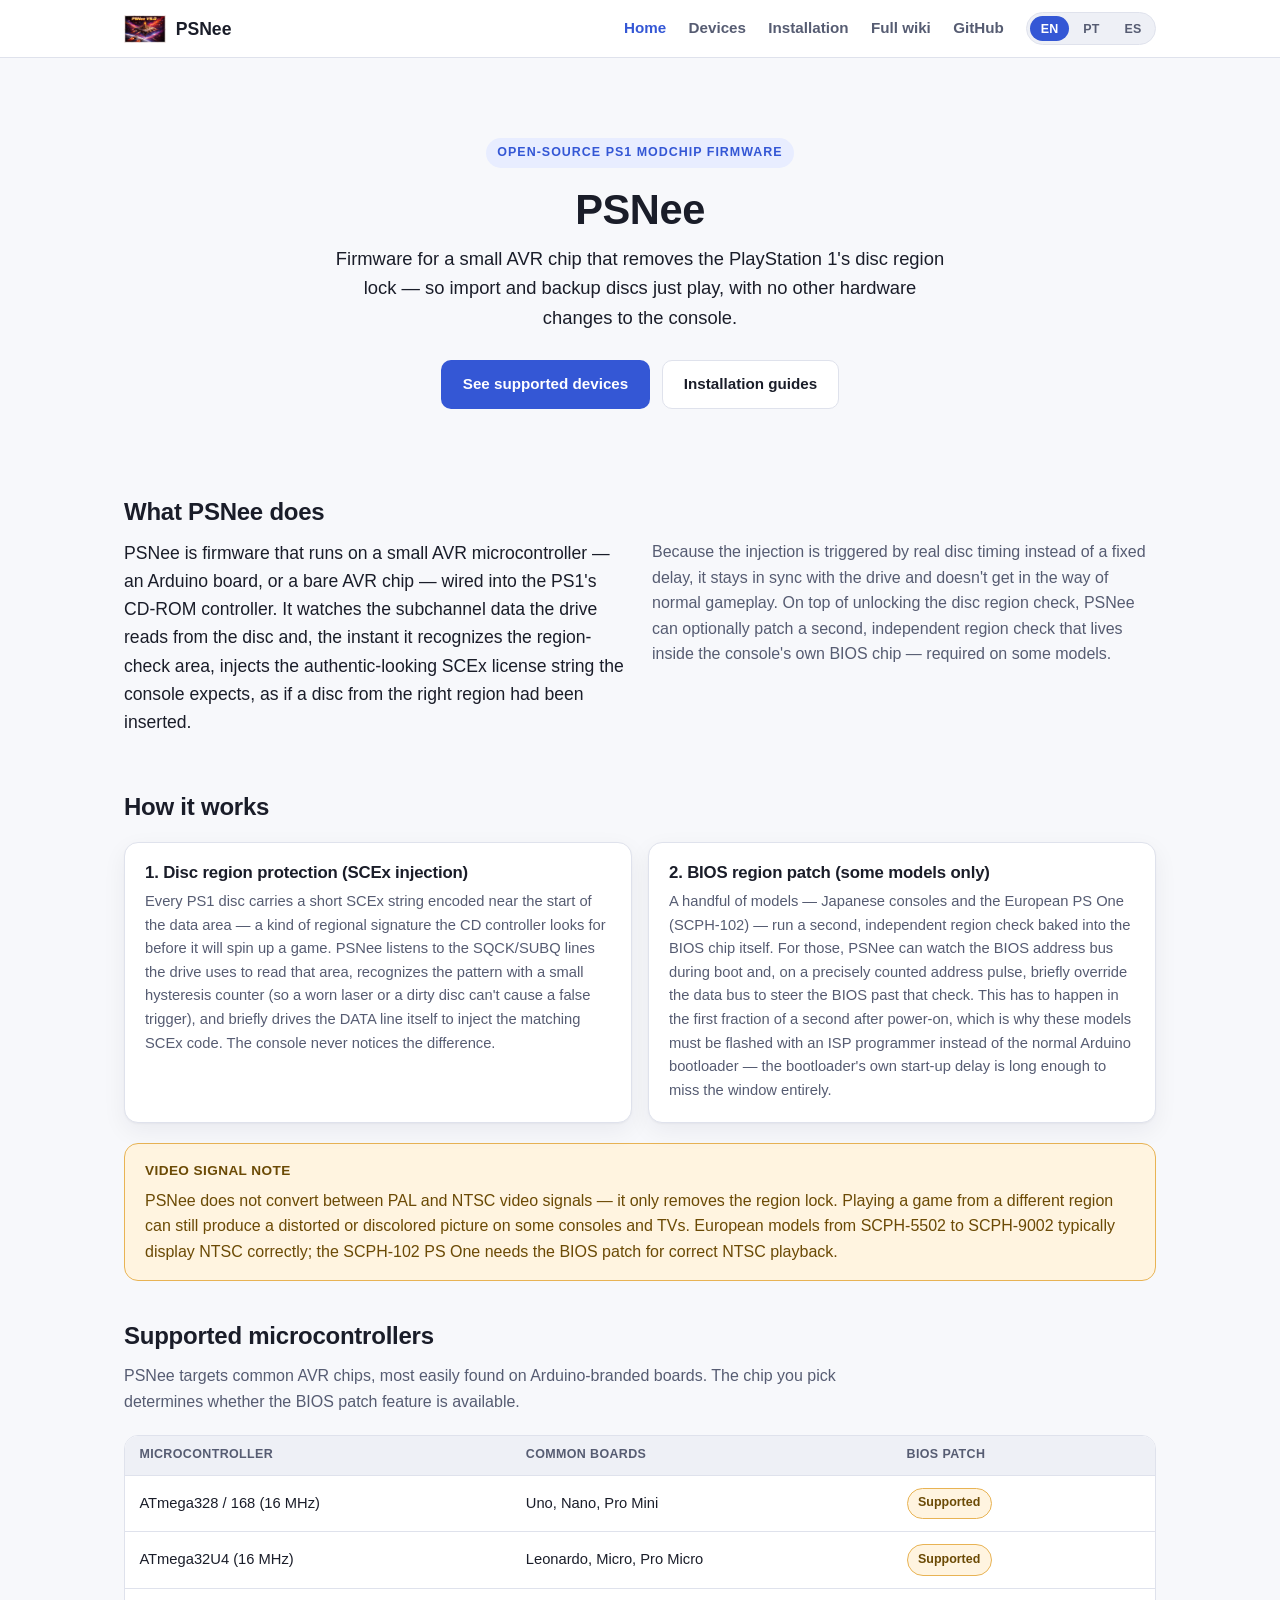
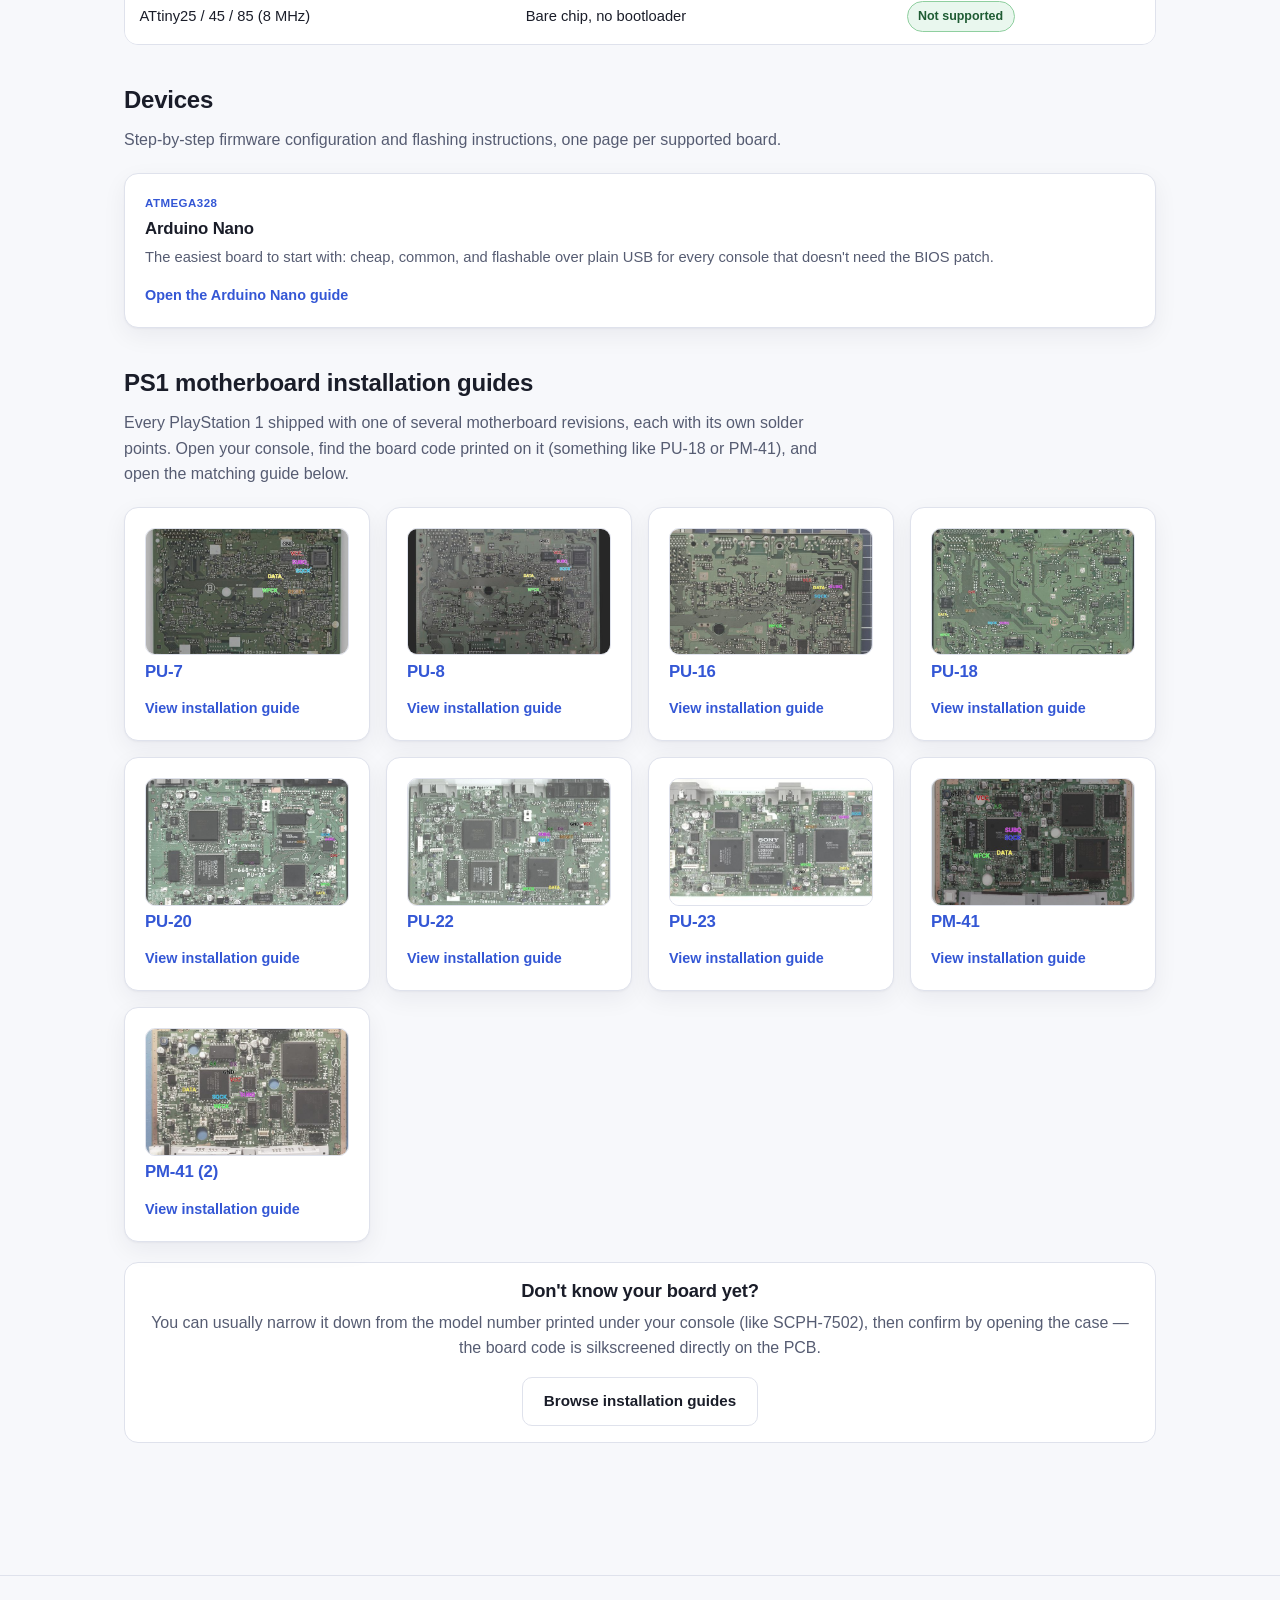
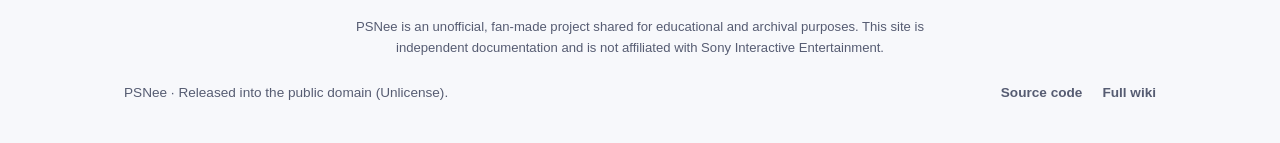
<file: docs/index.html>
<!doctype html>
<html lang="en">
<head>
<meta charset="utf-8">
<meta name="viewport" content="width=device-width, initial-scale=1">
<title>PSNee</title>
<meta name="description" content="PSNee: open-source firmware that removes the PS1 disc region lock.">
<link rel="icon" type="image/png" href="assets/images/brand/favicon.png">
<link rel="stylesheet" href="assets/css/style.css">
</head>
<body data-i18n-title="home.hero.title">
<header class="site-header">
  <div class="nav-row">
    <a class="brand" href="index.html"><img src="assets/images/brand/logo-thumb.png" alt="PSNee logo"><span>PSNee</span></a>
    <button class="nav-toggle" aria-label="Toggle menu">&#9776;</button>
    <nav class="nav-links">
      <a href="index.html" data-i18n="nav.home" class="current">Home</a>
      <a href="devices/arduino-nano.html" data-i18n="nav.devices">Devices</a>
      <a href="index.html#install" data-i18n="nav.install">Installation</a>
      <a href="https://github.com/kalymos/PsNee/wiki" data-i18n="nav.wiki" target="_blank" rel="noopener">Full wiki</a>
      <a href="https://github.com/lucaslealdev/PsNee" data-i18n="nav.github" target="_blank" rel="noopener">GitHub</a>
      <div class="lang-switch">
        <button data-lang="en">EN</button>
        <button data-lang="pt">PT</button>
        <button data-lang="es">ES</button>
      </div>
    </nav>
  </div>
</header>
<main>
<section class="hero">
  <div class="container">
    <span class="eyebrow" data-i18n="home.hero.eyebrow">Open-source PS1 modchip firmware</span>
    <h1 data-i18n="home.hero.title">PSNee</h1>
    <p class="lead" data-i18n="home.hero.subtitle">Firmware that removes the PS1's disc region lock.</p>
    <div class="hero-actions">
      <a class="btn btn-primary" href="devices/arduino-nano.html" data-i18n="home.hero.cta1">See supported devices</a>
      <a class="btn btn-secondary" href="#install" data-i18n="home.hero.cta2">Installation guides</a>
    </div>
  </div>
</section>

<section class="container">
  <h2 data-i18n="home.what.title">What PSNee does</h2>
  <div class="two-col">
    <p class="lead" data-i18n="home.what.p1"></p>
    <p data-i18n="home.what.p2"></p>
  </div>
</section>

<section class="container">
  <h2 data-i18n="home.how.title">How it works</h2>
  <div class="card-grid">
    <div class="card">
      <h3 data-i18n="home.how.regionTitle"></h3>
      <p data-i18n="home.how.regionText"></p>
    </div>
    <div class="card">
      <h3 data-i18n="home.how.biosTitle"></h3>
      <p data-i18n="home.how.biosText"></p>
    </div>
  </div>
  <div class="callout callout-warn">
    <span class="callout-title" data-i18n="home.videoNote.title">Video signal note</span>
    <p data-i18n="home.videoNote.text"></p>
  </div>
</section>

<section class="container">
  <h2 data-i18n="home.hardware.title">Supported microcontrollers</h2>
  <p class="section-intro" data-i18n="home.hardware.intro"></p>
  <div class="table-wrap">
    <table>
      <thead>
        <tr>
          <th data-i18n="home.hardware.colMcu">MCU</th>
          <th data-i18n="home.hardware.colBoards">Boards</th>
          <th data-i18n="home.hardware.colBios">BIOS patch</th>
        </tr>
      </thead>
      <tbody>
        <tr><td data-i18n="home.hardware.atmega328"></td><td data-i18n="home.hardware.atmega328boards"></td><td><span class="badge badge-yes" data-i18n="home.hardware.yes"></span></td></tr>
        <tr><td data-i18n="home.hardware.atmega32u4"></td><td data-i18n="home.hardware.atmega32u4boards"></td><td><span class="badge badge-yes" data-i18n="home.hardware.yes"></span></td></tr>
        <tr><td data-i18n="home.hardware.attiny"></td><td data-i18n="home.hardware.attinyboards"></td><td><span class="badge badge-no" data-i18n="home.hardware.no"></span></td></tr>
      </tbody>
    </table>
  </div>
</section>

<section class="container" id="devices">
  <h2 data-i18n="home.devices.title">Devices</h2>
  <p class="section-intro" data-i18n="home.devices.intro"></p>
  <div class="card-grid">
    <div class="card">
      <span class="card-tag">ATmega328</span>
      <h3 data-i18n="home.devices.nanoTitle">Arduino Nano</h3>
      <p data-i18n="home.devices.nanoText"></p>
      <a class="card-link" href="devices/arduino-nano.html" data-i18n="home.devices.nanoCta">Open guide &rarr;</a>
    </div>
  </div>
</section>

<section class="container" id="install">
  <h2 data-i18n="home.install.title">PS1 motherboard installation guides</h2>
  <p class="section-intro" data-i18n="home.install.intro"></p>
  <div class="card-grid">
      <a class="card board-card" href="boards/pu-7.html">
        <img src="assets/images/boards/pu-7-thumb.jpg" alt="PU-7 motherboard" loading="lazy">
        <h3>PU-7</h3>
        <span class="card-link" data-i18n="home.install.viewGuide">View installation guide &rarr;</span>
      </a>
      <a class="card board-card" href="boards/pu-8.html">
        <img src="assets/images/boards/pu-8-early-thumb.jpg" alt="PU-8 motherboard" loading="lazy">
        <h3>PU-8</h3>
        <span class="card-link" data-i18n="home.install.viewGuide">View installation guide &rarr;</span>
      </a>
      <a class="card board-card" href="boards/pu-16.html">
        <img src="assets/images/boards/pu-16-thumb.jpg" alt="PU-16 motherboard" loading="lazy">
        <h3>PU-16</h3>
        <span class="card-link" data-i18n="home.install.viewGuide">View installation guide &rarr;</span>
      </a>
      <a class="card board-card" href="boards/pu-18.html">
        <img src="assets/images/boards/pu-18-thumb.jpg" alt="PU-18 motherboard" loading="lazy">
        <h3>PU-18</h3>
        <span class="card-link" data-i18n="home.install.viewGuide">View installation guide &rarr;</span>
      </a>
      <a class="card board-card" href="boards/pu-20.html">
        <img src="assets/images/boards/pu-20-thumb.jpg" alt="PU-20 motherboard" loading="lazy">
        <h3>PU-20</h3>
        <span class="card-link" data-i18n="home.install.viewGuide">View installation guide &rarr;</span>
      </a>
      <a class="card board-card" href="boards/pu-22.html">
        <img src="assets/images/boards/pu-22-thumb.jpg" alt="PU-22 motherboard" loading="lazy">
        <h3>PU-22</h3>
        <span class="card-link" data-i18n="home.install.viewGuide">View installation guide &rarr;</span>
      </a>
      <a class="card board-card" href="boards/pu-23.html">
        <img src="assets/images/boards/pu-23-thumb.jpg" alt="PU-23 motherboard" loading="lazy">
        <h3>PU-23</h3>
        <span class="card-link" data-i18n="home.install.viewGuide">View installation guide &rarr;</span>
      </a>
      <a class="card board-card" href="boards/pm-41.html">
        <img src="assets/images/boards/pm-41-thumb.jpg" alt="PM-41 motherboard" loading="lazy">
        <h3>PM-41</h3>
        <span class="card-link" data-i18n="home.install.viewGuide">View installation guide &rarr;</span>
      </a>
      <a class="card board-card" href="boards/pm-41-2.html">
        <img src="assets/images/boards/pm-41-2-thumb.jpg" alt="PM-41 (2) motherboard" loading="lazy">
        <h3>PM-41 (2)</h3>
        <span class="card-link" data-i18n="home.install.viewGuide">View installation guide &rarr;</span>
      </a>
  </div>
</section>

<section class="container">
  <div class="callout" style="text-align:center">
    <h3 style="margin-top:0" data-i18n="home.footerCta.title"></h3>
    <p data-i18n="home.footerCta.text"></p>
    <a class="btn btn-secondary" href="#install" data-i18n="home.footerCta.cta"></a>
  </div>
</section>
</main>
<footer class="site-footer">
  <div class="container">
    <p class="footer-disclaimer" data-i18n="footer.disclaimer">PSNee is an unofficial, fan-made project.</p>
  </div>
  <div class="container">
    <span>PSNee &middot; <span data-i18n="footer.license">Public domain.</span></span>
    <div class="footer-links">
      <a href="https://github.com/lucaslealdev/PsNee" data-i18n="footer.sourceLink" target="_blank" rel="noopener">Source code</a>
      <a href="https://github.com/kalymos/PsNee/wiki" data-i18n="footer.wikiLink" target="_blank" rel="noopener">Full wiki</a>
    </div>
  </div>
</footer>
<script src="assets/js/i18n.js"></script>
</body>
</html>
</file>
<file: docs/assets/css/style.css>
/* PSNee documentation site — design system */

:root {
  --bg: #f7f8fb;
  --bg-elevated: #ffffff;
  --bg-muted: #eef0f6;
  --text: #1a1d29;
  --text-muted: #565c72;
  --border: #dfe2ec;
  --accent: #3457d5;
  --accent-strong: #1f3ba8;
  --accent-soft: #e8edff;
  --warn-bg: #fff4e0;
  --warn-border: #e8b354;
  --warn-text: #6b4a05;
  --danger-bg: #fdecec;
  --danger-border: #e08a8a;
  --danger-text: #7a1f1f;
  --ok-bg: #e9f7ee;
  --ok-border: #8fcf9f;
  --ok-text: #1f5c34;
  --code-bg: #101322;
  --code-text: #d7dcf5;
  --radius: 14px;
  --shadow: 0 1px 2px rgba(20, 24, 45, 0.04), 0 8px 24px rgba(20, 24, 45, 0.06);
  --max-width: 1080px;
  --font: -apple-system, BlinkMacSystemFont, "Segoe UI", Roboto, "Helvetica Neue", Arial, sans-serif;
}

@media (prefers-color-scheme: dark) {
  :root {
    --bg: #0f1117;
    --bg-elevated: #171a24;
    --bg-muted: #1c202c;
    --text: #e9ebf5;
    --text-muted: #9aa0b8;
    --border: #2a2f40;
    --accent: #7d9bff;
    --accent-strong: #a9bcff;
    --accent-soft: #1f2740;
    --warn-bg: #322a10;
    --warn-border: #7a5f1f;
    --warn-text: #f0cf8a;
    --danger-bg: #331717;
    --danger-border: #7a3232;
    --danger-text: #f0a3a3;
    --ok-bg: #12271a;
    --ok-border: #2f6b45;
    --ok-text: #9fe3b4;
    --code-bg: #0a0c14;
    --code-text: #c9cfef;
    --shadow: 0 1px 2px rgba(0, 0, 0, 0.3), 0 8px 24px rgba(0, 0, 0, 0.4);
  }
}

* { box-sizing: border-box; }

html {
  scroll-behavior: smooth;
  scroll-padding-top: 5rem;
  /* Let our own JS own the post-load anchor correction (see i18n.js) instead
     of the browser also auto-adjusting scroll as async content resizes things. */
  overflow-anchor: none;
}

body {
  margin: 0;
  background: var(--bg);
  color: var(--text);
  font-family: var(--font);
  line-height: 1.6;
  -webkit-font-smoothing: antialiased;
}

img { max-width: 100%; display: block; }

a { color: var(--accent); text-decoration: none; }
a:hover { text-decoration: underline; }

h1, h2, h3, h4 { line-height: 1.25; font-weight: 700; letter-spacing: -0.01em; }
h1 { font-size: clamp(1.9rem, 3vw + 1rem, 2.6rem); margin: 0 0 0.5rem; }
h2 { font-size: 1.5rem; margin: 2.5rem 0 0.75rem; }
h3 { font-size: 1.15rem; margin: 1.5rem 0 0.5rem; }
p { margin: 0 0 1rem; color: var(--text-muted); }
p.lead { font-size: 1.1rem; color: var(--text); }

.container {
  max-width: var(--max-width);
  margin: 0 auto;
  padding: 0 1.5rem;
}

/* Header / nav */
.site-header {
  position: sticky;
  top: 0;
  z-index: 40;
  background: color-mix(in srgb, var(--bg-elevated) 92%, transparent);
  backdrop-filter: blur(8px);
  border-bottom: 1px solid var(--border);
}

.nav-row {
  display: flex;
  align-items: center;
  justify-content: space-between;
  gap: 1rem;
  padding: 0.75rem 1.5rem;
  max-width: var(--max-width);
  margin: 0 auto;
}

.brand {
  display: flex;
  align-items: center;
  gap: 0.6rem;
  font-weight: 800;
  font-size: 1.1rem;
  color: var(--text);
}
.brand:hover { text-decoration: none; }
.brand img { height: 28px; width: auto; }

.nav-links {
  display: flex;
  align-items: center;
  gap: 1.4rem;
  flex-wrap: wrap;
}
.nav-links a {
  color: var(--text-muted);
  font-weight: 600;
  font-size: 0.95rem;
}
.nav-links a:hover { color: var(--text); text-decoration: none; }
.nav-links a.current { color: var(--accent); }

.lang-switch {
  display: flex;
  gap: 0.25rem;
  background: var(--bg-muted);
  border: 1px solid var(--border);
  border-radius: 999px;
  padding: 3px;
}
.lang-switch button {
  border: none;
  background: transparent;
  color: var(--text-muted);
  font-weight: 700;
  font-size: 0.78rem;
  padding: 0.35rem 0.65rem;
  border-radius: 999px;
  cursor: pointer;
  letter-spacing: 0.02em;
}
.lang-switch button.active {
  background: var(--accent);
  color: #fff;
}

.nav-toggle {
  display: none;
  background: none;
  border: 1px solid var(--border);
  border-radius: 8px;
  padding: 0.4rem 0.6rem;
  color: var(--text);
  cursor: pointer;
}

@media (max-width: 760px) {
  .nav-toggle { display: block; }
  .nav-links {
    display: none;
    width: 100%;
    flex-direction: column;
    align-items: flex-start;
    gap: 0.9rem;
    padding: 1rem 0 0.5rem;
  }
  .nav-links.open { display: flex; }
  .nav-row { flex-wrap: wrap; }
}

/* Hero */
.hero {
  padding: 4rem 0 3rem;
  text-align: center;
}
.hero .container { max-width: 760px; }
.hero .eyebrow {
  display: inline-block;
  font-size: 0.78rem;
  font-weight: 800;
  letter-spacing: 0.08em;
  text-transform: uppercase;
  color: var(--accent);
  background: var(--accent-soft);
  padding: 0.3rem 0.7rem;
  border-radius: 999px;
  margin-bottom: 1rem;
}
.hero p.lead { font-size: 1.15rem; margin: 0 auto 1.75rem; max-width: 620px; }
.hero-actions { display: flex; gap: 0.75rem; justify-content: center; flex-wrap: wrap; }

.btn {
  display: inline-flex;
  align-items: center;
  gap: 0.4rem;
  font-weight: 700;
  font-size: 0.95rem;
  padding: 0.7rem 1.3rem;
  border-radius: 10px;
  border: 1px solid transparent;
  cursor: pointer;
}
.btn:hover { text-decoration: none; }
.btn-primary { background: var(--accent); color: #fff; }
.btn-primary:hover { background: var(--accent-strong); }
.btn-secondary { background: var(--bg-elevated); color: var(--text); border-color: var(--border); }
.btn-secondary:hover { border-color: var(--accent); color: var(--accent); }

/* Sections / cards */
main { padding-bottom: 4rem; }
section { margin-top: 1rem; }

.card-grid {
  display: grid;
  grid-template-columns: repeat(auto-fit, minmax(230px, 1fr));
  gap: 1rem;
  margin: 1.25rem 0;
}

.card {
  background: var(--bg-elevated);
  border: 1px solid var(--border);
  border-radius: var(--radius);
  padding: 1.25rem;
  box-shadow: var(--shadow);
  display: flex;
  flex-direction: column;
  gap: 0.4rem;
}
.card h3 { margin: 0; font-size: 1.05rem; }
.card p { margin: 0; font-size: 0.92rem; }
.card .card-tag {
  font-size: 0.72rem;
  font-weight: 800;
  letter-spacing: 0.04em;
  text-transform: uppercase;
  color: var(--accent);
}
.card .card-link {
  margin-top: 0.5rem;
  font-weight: 700;
  font-size: 0.9rem;
}

.board-card img {
  border-radius: 10px;
  aspect-ratio: 16 / 10;
  object-fit: cover;
  border: 1px solid var(--border);
}

/* Info boxes */
.callout {
  border-radius: var(--radius);
  padding: 1rem 1.25rem;
  margin: 1.25rem 0;
  border: 1px solid var(--border);
  background: var(--bg-elevated);
}
.callout p:last-child { margin-bottom: 0; }
.callout .callout-title {
  font-weight: 800;
  font-size: 0.85rem;
  text-transform: uppercase;
  letter-spacing: 0.03em;
  margin-bottom: 0.35rem;
  display: block;
}
.callout-warn { background: var(--warn-bg); border-color: var(--warn-border); }
.callout-warn .callout-title { color: var(--warn-text); }
.callout-warn p { color: var(--warn-text); }
.callout-danger { background: var(--danger-bg); border-color: var(--danger-border); }
.callout-danger .callout-title { color: var(--danger-text); }
.callout-danger p { color: var(--danger-text); }
.callout-ok { background: var(--ok-bg); border-color: var(--ok-border); }
.callout-ok .callout-title { color: var(--ok-text); }
.callout-ok p { color: var(--ok-text); }

.badge {
  display: inline-flex;
  align-items: center;
  gap: 0.35rem;
  font-size: 0.78rem;
  font-weight: 800;
  padding: 0.3rem 0.65rem;
  border-radius: 999px;
  border: 1px solid var(--border);
  background: var(--bg-muted);
  color: var(--text-muted);
  margin: 0.15rem 0.35rem 0.15rem 0;
}
.badge-yes { background: var(--warn-bg); border-color: var(--warn-border); color: var(--warn-text); }
.badge-no { background: var(--ok-bg); border-color: var(--ok-border); color: var(--ok-text); }

/* Tables */
.table-wrap { overflow-x: auto; margin: 1.25rem 0; border: 1px solid var(--border); border-radius: var(--radius); }
table { width: 100%; border-collapse: collapse; font-size: 0.92rem; background: var(--bg-elevated); }
th, td { text-align: left; padding: 0.6rem 0.9rem; border-bottom: 1px solid var(--border); white-space: nowrap; }
tr:last-child td { border-bottom: none; }
th { background: var(--bg-muted); font-size: 0.78rem; text-transform: uppercase; letter-spacing: 0.03em; color: var(--text-muted); }
td code { white-space: nowrap; }

/* Figures */
figure { margin: 1.25rem 0; }
figure img {
  border-radius: var(--radius);
  border: 1px solid var(--border);
  box-shadow: var(--shadow);
  margin: 0 auto;
}
figcaption { text-align: center; font-size: 0.85rem; color: var(--text-muted); margin-top: 0.5rem; }

/* Zoomable images (PhotoSwipe-enhanced) */
.zoom-link {
  display: block;
  position: relative;
  border-radius: var(--radius);
  cursor: zoom-in;
}
.zoom-link img { cursor: zoom-in; }
.zoom-link::after {
  content: "\1F50D";
  position: absolute;
  right: 0.6rem;
  bottom: 0.6rem;
  width: 2.1rem;
  height: 2.1rem;
  display: flex;
  align-items: center;
  justify-content: center;
  font-size: 1rem;
  background: color-mix(in srgb, var(--bg-elevated) 85%, transparent);
  border: 1px solid var(--border);
  border-radius: 50%;
  box-shadow: var(--shadow);
  pointer-events: none;
}
.figure-links {
  display: flex;
  justify-content: center;
  gap: 0.5rem;
  margin-top: 0.5rem;
  font-size: 0.8rem;
}
.figure-links a { font-weight: 600; }

/* PhotoSwipe sits above the sticky header */
.pswp { z-index: 10000; }

.two-col {
  display: grid;
  grid-template-columns: 1fr 1fr;
  gap: 1.5rem;
  align-items: start;
}
.two-col > * { min-width: 0; }
@media (max-width: 720px) {
  .two-col { grid-template-columns: 1fr; }
}

ol.steps, ul.tips {
  padding-left: 1.25rem;
}
ol.steps li, ul.tips li {
  margin-bottom: 0.6rem;
  color: var(--text);
}

code, pre {
  font-family: ui-monospace, SFMono-Regular, Menlo, Consolas, monospace;
  font-size: 0.88em;
}
code {
  background: var(--bg-muted);
  border: 1px solid var(--border);
  border-radius: 5px;
  padding: 0.1rem 0.4rem;
}

.model-list { list-style: none; padding: 0; margin: 0; display: flex; flex-wrap: wrap; gap: 0.4rem; }
.model-list li {
  background: var(--bg-muted);
  border: 1px solid var(--border);
  border-radius: 8px;
  padding: 0.3rem 0.6rem;
  font-size: 0.85rem;
  color: var(--text);
}

.revision-list { display: flex; flex-wrap: wrap; gap: 0.4rem; padding: 0; margin: 0; list-style: none; }
.revision-list li {
  font-family: ui-monospace, SFMono-Regular, Menlo, Consolas, monospace;
  font-size: 0.78rem;
  background: var(--code-bg);
  color: var(--code-text);
  padding: 0.25rem 0.55rem;
  border-radius: 6px;
}

.crumb {
  font-size: 0.88rem;
  color: var(--text-muted);
  margin-bottom: 0.5rem;
  display: inline-block;
}

.section-intro { max-width: 720px; }

/* Footer */
.site-footer {
  border-top: 1px solid var(--border);
  padding: 2.5rem 0;
  margin-top: 3rem;
}
.site-footer .container {
  display: flex;
  flex-wrap: wrap;
  gap: 1rem;
  justify-content: space-between;
  align-items: center;
  font-size: 0.85rem;
  color: var(--text-muted);
}
.site-footer a { color: var(--text-muted); font-weight: 600; }
.site-footer a:hover { color: var(--accent); }
.footer-links { display: flex; gap: 1.25rem; flex-wrap: wrap; }
.footer-disclaimer { max-width: 640px; margin: 0 auto 1.5rem; text-align: center; font-size: 0.82rem; }

[data-i18n]:empty::before { content: "\00a0"; }
</file>
